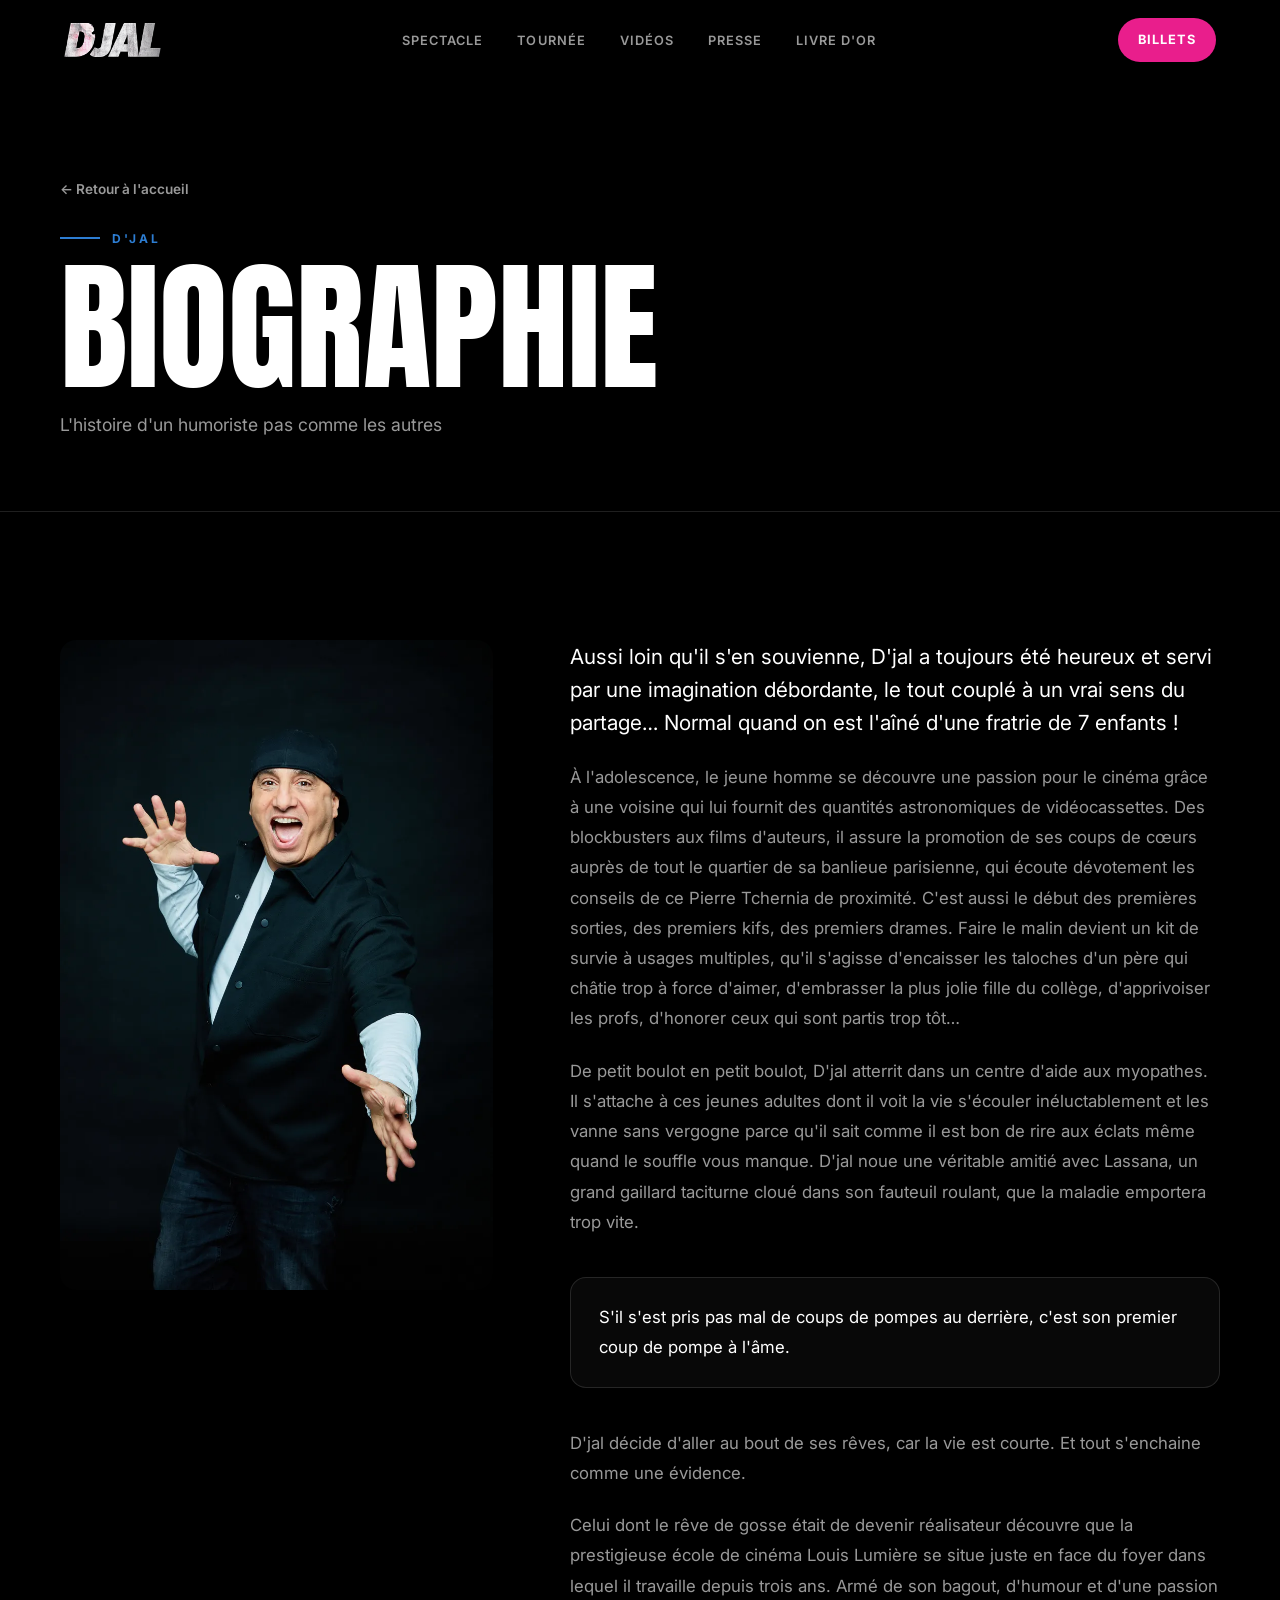
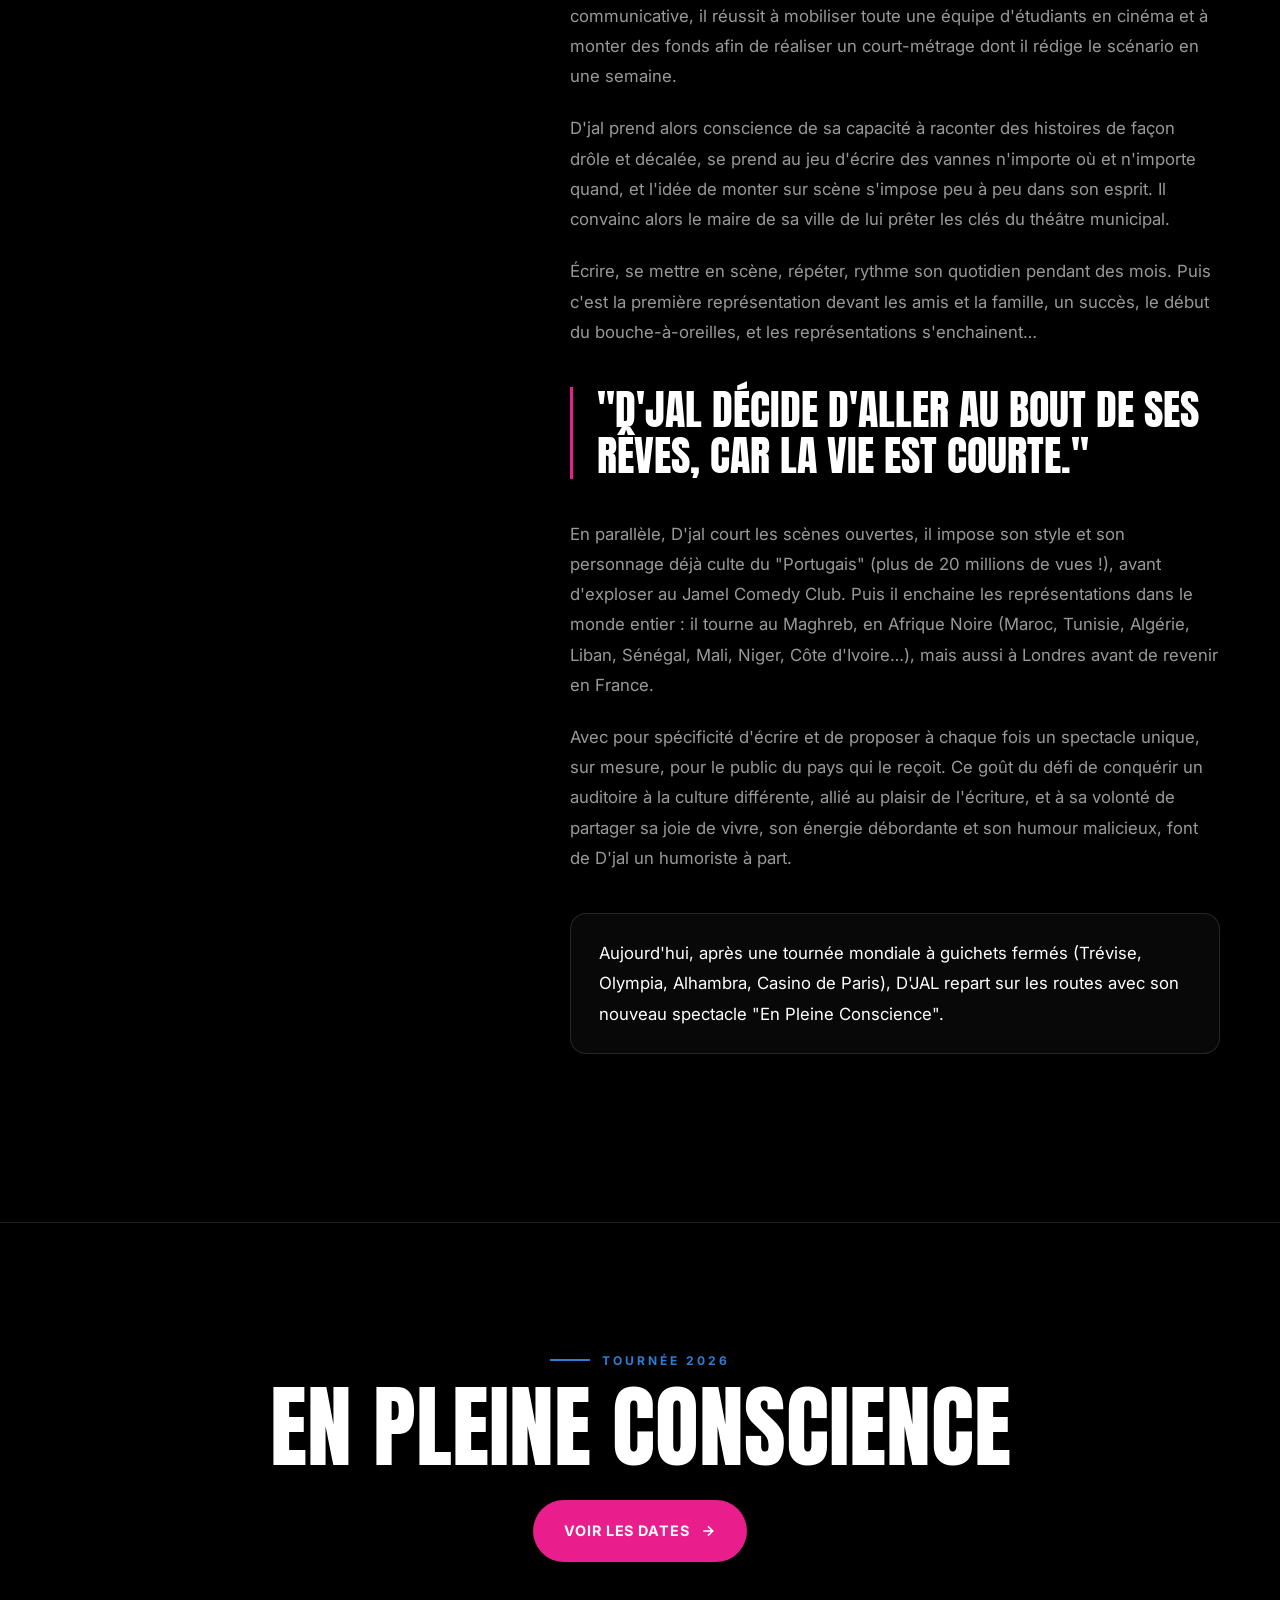
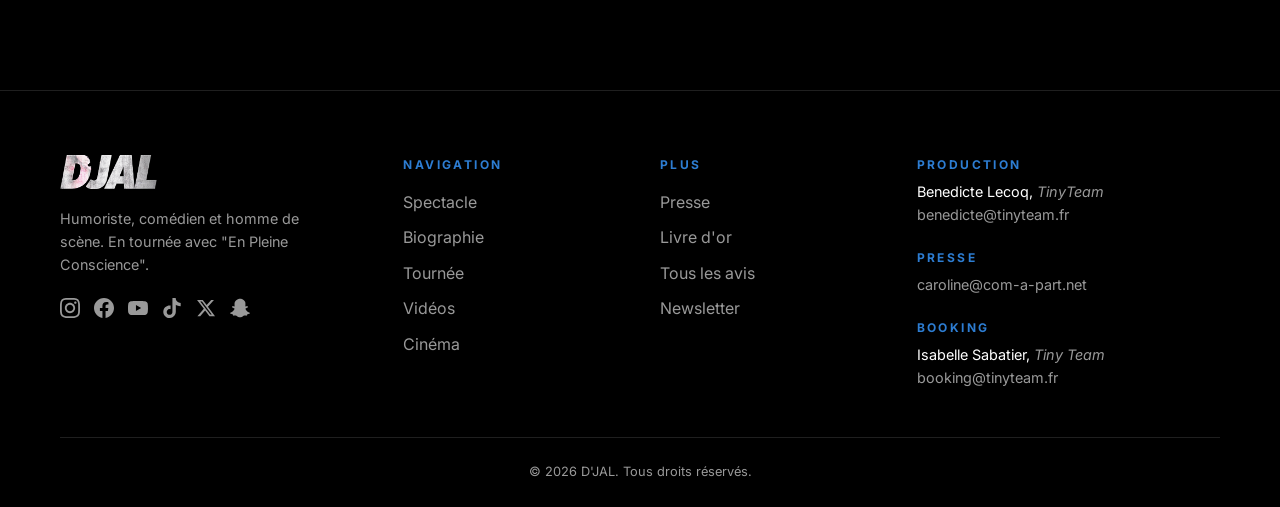
<file: biographie.html>
<!DOCTYPE html>
<html lang="fr">
<head>
    <meta charset="UTF-8">
    <meta name="viewport" content="width=device-width, initial-scale=1.0">
    <title>Biographie - D'JAL</title>
    <meta name="description" content="Découvrez l'histoire de D'JAL, humoriste au parcours unique et au talent reconnu.">

    <!-- Fonts -->
    <link rel="preconnect" href="https://fonts.googleapis.com">
    <link rel="preconnect" href="https://fonts.gstatic.com" crossorigin>
    <link href="https://fonts.googleapis.com/css2?family=Anton&family=Inter:wght@400;500;600;700&display=swap" rel="stylesheet">

    <!-- Styles -->
    <link rel="stylesheet" href="src/css/main.css">
</head>
<body>
    <!-- Icônes (sprite) -->
    <svg width="0" height="0" style="position:absolute" aria-hidden="true">
        <symbol id="i-instagram" viewBox="0 0 24 24"><path fill="currentColor" d="M12 2.163c3.204 0 3.584.012 4.85.07 3.252.148 4.771 1.691 4.919 4.919.058 1.265.069 1.645.069 4.849 0 3.205-.012 3.584-.069 4.849-.149 3.225-1.664 4.771-4.919 4.919-1.266.058-1.644.07-4.85.07-3.204 0-3.584-.012-4.849-.07-3.26-.149-4.771-1.699-4.919-4.92-.058-1.265-.07-1.644-.07-4.849 0-3.204.013-3.583.07-4.849.149-3.227 1.664-4.771 4.919-4.919 1.266-.057 1.645-.069 4.849-.069zm0-2.163c-3.259 0-3.667.014-4.947.072-4.358.2-6.78 2.618-6.98 6.98-.059 1.281-.073 1.689-.073 4.948 0 3.259.014 3.668.072 4.948.2 4.358 2.618 6.78 6.98 6.98 1.281.058 1.689.072 4.948.072 3.259 0 3.668-.014 4.948-.072 4.354-.2 6.782-2.618 6.979-6.98.059-1.28.073-1.689.073-4.948 0-3.259-.014-3.667-.072-4.947-.196-4.354-2.617-6.78-6.979-6.98-1.281-.059-1.69-.073-4.949-.073zm0 5.838c-3.403 0-6.162 2.759-6.162 6.162s2.759 6.163 6.162 6.163 6.162-2.759 6.162-6.163c0-3.403-2.759-6.162-6.162-6.162zm0 10.162c-2.209 0-4-1.79-4-4 0-2.209 1.791-4 4-4s4 1.791 4 4c0 2.21-1.791 4-4 4zm6.406-11.845c-.796 0-1.441.645-1.441 1.44s.645 1.44 1.441 1.44c.795 0 1.439-.645 1.439-1.44s-.644-1.44-1.439-1.44z"/></symbol>
        <symbol id="i-facebook" viewBox="0 0 24 24"><path fill="currentColor" d="M24 12.073c0-6.627-5.373-12-12-12s-12 5.373-12 12c0 5.99 4.388 10.954 10.125 11.854v-8.385H7.078v-3.47h3.047V9.43c0-3.007 1.792-4.669 4.533-4.669 1.312 0 2.686.235 2.686.235v2.953H15.83c-1.491 0-1.956.925-1.956 1.874v2.25h3.328l-.532 3.47h-2.796v8.385C19.612 23.027 24 18.062 24 12.073z"/></symbol>
        <symbol id="i-youtube" viewBox="0 0 24 24"><path fill="currentColor" d="M23.498 6.186a3.016 3.016 0 0 0-2.122-2.136C19.505 3.545 12 3.545 12 3.545s-7.505 0-9.377.505A3.017 3.017 0 0 0 .502 6.186C0 8.07 0 12 0 12s0 3.93.502 5.814a3.016 3.016 0 0 0 2.122 2.136c1.871.505 9.376.505 9.376.505s7.505 0 9.377-.505a3.015 3.015 0 0 0 2.122-2.136C24 15.93 24 12 24 12s0-3.93-.502-5.814zM9.545 15.568V8.432L15.818 12l-6.273 3.568z"/></symbol>
        <symbol id="i-tiktok" viewBox="0 0 24 24"><path fill="currentColor" d="M12.525.02c1.31-.02 2.61-.01 3.91-.02.08 1.53.63 3.09 1.75 4.17 1.12 1.11 2.7 1.62 4.24 1.79v4.03c-1.44-.05-2.89-.35-4.2-.97-.57-.26-1.1-.59-1.62-.93-.01 2.92.01 5.84-.02 8.75-.08 1.4-.54 2.79-1.35 3.94-1.31 1.92-3.58 3.17-5.91 3.21-1.43.08-2.86-.31-4.08-1.03-2.02-1.19-3.44-3.37-3.65-5.71-.02-.5-.03-1-.01-1.49.18-1.9 1.12-3.72 2.58-4.96 1.66-1.44 3.98-2.13 6.15-1.72.02 1.48-.04 2.96-.04 4.44-.99-.32-2.15-.23-3.02.37-.63.41-1.11 1.04-1.36 1.75-.21.51-.15 1.07-.14 1.61.24 1.64 1.82 3.02 3.5 2.87 1.12-.01 2.19-.66 2.77-1.61.19-.33.4-.67.41-1.06.1-1.79.06-3.57.07-5.36.01-4.03-.01-8.05.02-12.07z"/></symbol>
        <symbol id="i-x" viewBox="0 0 24 24"><path fill="currentColor" d="M18.244 2.25h3.308l-7.227 8.26 8.502 11.24H16.17l-5.214-6.817L4.99 21.75H1.68l7.73-8.835L1.254 2.25H8.08l4.713 6.231zm-1.161 17.52h1.833L7.084 4.126H5.117z"/></symbol>
        <symbol id="i-snapchat" viewBox="0 0 24 24"><path fill="currentColor" d="M12.206.793c.99 0 4.347.276 5.93 3.821.529 1.193.403 3.219.299 4.847l-.003.06c-.012.18-.022.345-.03.51.075.045.203.09.401.09.3-.016.659-.12 1.033-.301.165-.088.344-.104.464-.104.182 0 .359.029.509.09.45.149.734.479.734.838.015.449-.39.839-1.213 1.168-.089.029-.209.075-.344.119-.45.135-1.139.36-1.333.81-.09.224-.061.524.12.868l.015.015c.06.136 1.526 3.475 4.791 4.014.255.044.435.27.42.509 0 .075-.015.149-.045.225-.24.569-1.273.988-3.146 1.271-.059.091-.12.375-.164.57-.029.179-.074.36-.134.553-.076.271-.27.405-.555.405h-.03c-.135 0-.313-.031-.538-.074-.36-.075-.765-.135-1.273-.135-.3 0-.599.015-.913.074-.6.104-1.123.464-1.723.884-.853.599-1.826 1.288-3.294 1.288-.06 0-.119-.015-.18-.015h-.149c-1.468 0-2.427-.675-3.279-1.288-.599-.42-1.107-.779-1.707-.884-.314-.045-.629-.074-.928-.074-.54 0-.958.089-1.272.149-.211.043-.391.074-.54.074-.374 0-.523-.224-.583-.42-.061-.192-.09-.389-.135-.567-.046-.181-.105-.494-.166-.57-1.918-.222-2.95-.642-3.189-1.226-.031-.063-.052-.15-.055-.225-.015-.243.165-.465.42-.509 3.264-.54 4.73-3.879 4.791-4.02l.016-.029c.18-.345.224-.645.119-.869-.195-.434-.884-.658-1.332-.809-.121-.029-.24-.074-.346-.119-.809-.329-1.224-.72-1.227-1.153-.007-.359.282-.703.732-.852.135-.045.33-.074.494-.074.12 0 .313.03.479.104.37.166.729.271 1.048.286.181 0 .301-.044.391-.104l-.045-.509c-.104-1.629-.239-3.654.29-4.848C7.851 1.069 11.216.793 12.206.793z"/></symbol>
        <symbol id="i-arrow" viewBox="0 0 24 24"><path fill="none" stroke="currentColor" stroke-width="2.5" d="M5 12h14M12 5l7 7-7 7"/></symbol>
        <symbol id="i-play" viewBox="0 0 24 24"><path fill="currentColor" d="M8 5v14l11-7z"/></symbol>
        <symbol id="i-chevron-left" viewBox="0 0 24 24"><path fill="none" stroke="currentColor" stroke-width="2" d="M15 18l-6-6 6-6"/></symbol>
        <symbol id="i-chevron-right" viewBox="0 0 24 24"><path fill="none" stroke="currentColor" stroke-width="2" d="M9 18l6-6-6-6"/></symbol>
    </svg>

    <!-- ========================================
         NAVIGATION
    ======================================== -->
    <header class="nav-wrapper" id="nav-wrapper">
        <nav class="nav">
            <a href="index.html" class="nav-logo"><img src="src/assets/images/logo.png" alt="D'JAL"></a>
            <ul class="nav-menu">
                <li><a href="index.html#spectacle" class="nav-link">Spectacle</a></li>
                <li><a href="index.html#tournee" class="nav-link">Tournée</a></li>
                <li><a href="index.html#videos" class="nav-link">Vidéos</a></li>
                <li><a href="index.html#presse" class="nav-link">Presse</a></li>
                <li><a href="index.html#livredor" class="nav-link">Livre d'or</a></li>
            </ul>
            <div class="nav-right">
                <a href="index.html#tournee" class="nav-cta">Billets</a>
                <button class="nav-toggle" id="nav-toggle" aria-label="Menu" aria-expanded="false" aria-controls="nav-mobile">
                    <span></span><span></span><span></span>
                </button>
            </div>
        </nav>
    </header>

    <div class="nav-mobile" id="nav-mobile">
        <div class="nav-mobile-content">
            <a href="index.html#spectacle" class="nav-mobile-link">Spectacle</a>
            <a href="biographie.html" class="nav-mobile-link">Biographie</a>
            <a href="index.html#tournee" class="nav-mobile-link">Tournée</a>
            <a href="index.html#videos" class="nav-mobile-link">Vidéos</a>
            <a href="index.html#cinema" class="nav-mobile-link">Cinéma</a>
            <a href="index.html#presse" class="nav-mobile-link">Presse</a>
            <a href="index.html#livredor" class="nav-mobile-link">Livre d'or</a>
            <div class="nav-mobile-socials">
                <a href="https://www.instagram.com/djalcomedy/" target="_blank" rel="noopener" aria-label="Instagram"><svg><use href="#i-instagram"/></svg></a>
                <a href="https://www.facebook.com/djalcomedy/?locale=fr_FR" target="_blank" rel="noopener" aria-label="Facebook"><svg><use href="#i-facebook"/></svg></a>
                <a href="https://www.youtube.com/@DjalOfficiel7" target="_blank" rel="noopener" aria-label="YouTube"><svg><use href="#i-youtube"/></svg></a>
                <a href="https://www.tiktok.com/@djalcomedy" target="_blank" rel="noopener" aria-label="TikTok"><svg><use href="#i-tiktok"/></svg></a>
                <a href="https://x.com/djalcomedy" target="_blank" rel="noopener" aria-label="X"><svg><use href="#i-x"/></svg></a>
                <a href="https://www.snapchat.com/add/djalcomedy" target="_blank" rel="noopener" aria-label="Snapchat"><svg><use href="#i-snapchat"/></svg></a>
            </div>
            <a href="index.html#tournee" class="btn btn-primary nav-mobile-cta">Billets</a>
        </div>
    </div>

    <main>
        <section class="page-header">
            <div class="container">
                <a href="index.html" class="back-link">← Retour à l'accueil</a>
                <span class="section-tag">D'JAL</span>
                <h1 class="page-title">Biographie</h1>
                <p class="page-subtitle">L'histoire d'un humoriste pas comme les autres</p>
            </div>
        </section>

        <section class="section">
            <div class="container bio-grid">
                <div class="bio-portrait reveal">
                    <img src="src/assets/images/djal-portrait.webp" alt="D'JAL">
                </div>
                <div class="bio-text">
                    <p class="bio-intro">Aussi loin qu'il s'en souvienne, D'jal a toujours été heureux et servi par une imagination débordante, le tout couplé à un vrai sens du partage… Normal quand on est l'aîné d'une fratrie de 7 enfants !</p>

                        <p>À l'adolescence, le jeune homme se découvre une passion pour le cinéma grâce à une voisine qui lui fournit des quantités astronomiques de vidéocassettes. Des blockbusters aux films d'auteurs, il assure la promotion de ses coups de cœurs auprès de tout le quartier de sa banlieue parisienne, qui écoute dévotement les conseils de ce Pierre Tchernia de proximité. C'est aussi le début des premières sorties, des premiers kifs, des premiers drames. Faire le malin devient un kit de survie à usages multiples, qu'il s'agisse d'encaisser les taloches d'un père qui châtie trop à force d'aimer, d'embrasser la plus jolie fille du collège, d'apprivoiser les profs, d'honorer ceux qui sont partis trop tôt…</p>

                        <p>De petit boulot en petit boulot, D'jal atterrit dans un centre d'aide aux myopathes. Il s'attache à ces jeunes adultes dont il voit la vie s'écouler inéluctablement et les vanne sans vergogne parce qu'il sait comme il est bon de rire aux éclats même quand le souffle vous manque. D'jal noue une véritable amitié avec Lassana, un grand gaillard taciturne cloué dans son fauteuil roulant, que la maladie emportera trop vite.</p>

                        <div class="bio-highlight">
                            <p>S'il s'est pris pas mal de coups de pompes au derrière, c'est son premier coup de pompe à l'âme.</p>
                        </div>

                        <p>D'jal décide d'aller au bout de ses rêves, car la vie est courte. Et tout s'enchaine comme une évidence.</p>

                        <p>Celui dont le rêve de gosse était de devenir réalisateur découvre que la prestigieuse école de cinéma Louis Lumière se situe juste en face du foyer dans lequel il travaille depuis trois ans. Armé de son bagout, d'humour et d'une passion communicative, il réussit à mobiliser toute une équipe d'étudiants en cinéma et à monter des fonds afin de réaliser un court-métrage dont il rédige le scénario en une semaine.</p>

                        <p>D'jal prend alors conscience de sa capacité à raconter des histoires de façon drôle et décalée, se prend au jeu d'écrire des vannes n'importe où et n'importe quand, et l'idée de monter sur scène s'impose peu à peu dans son esprit. Il convainc alors le maire de sa ville de lui prêter les clés du théâtre municipal.</p>

                        <p>Écrire, se mettre en scène, répéter, rythme son quotidien pendant des mois. Puis c'est la première représentation devant les amis et la famille, un succès, le début du bouche-à-oreilles, et les représentations s'enchainent…</p>

                        <blockquote class="bio-quote">
                            <p>"D'jal décide d'aller au bout de ses rêves, car la vie est courte."</p>
                        </blockquote>

                        <p>En parallèle, D'jal court les scènes ouvertes, il impose son style et son personnage déjà culte du "Portugais" (plus de 20 millions de vues !), avant d'exploser au Jamel Comedy Club. Puis il enchaine les représentations dans le monde entier : il tourne au Maghreb, en Afrique Noire (Maroc, Tunisie, Algérie, Liban, Sénégal, Mali, Niger, Côte d'Ivoire…), mais aussi à Londres avant de revenir en France.</p>

                        <p>Avec pour spécificité d'écrire et de proposer à chaque fois un spectacle unique, sur mesure, pour le public du pays qui le reçoit. Ce goût du défi de conquérir un auditoire à la culture différente, allié au plaisir de l'écriture, et à sa volonté de partager sa joie de vivre, son énergie débordante et son humour malicieux, font de D'jal un humoriste à part.</p>

                        <div class="bio-highlight">
                            <p>Aujourd'hui, après une tournée mondiale à guichets fermés (Trévise, Olympia, Alhambra, Casino de Paris), D'JAL repart sur les routes avec son nouveau spectacle "En Pleine Conscience".</p>
                        </div>
                </div>
            </div>
        </section>

        <!-- Appel vers la tournée -->
        <section class="section page-cta">
            <div class="container reveal">
                <span class="section-tag">Tournée 2026</span>
                <h2 class="section-title">En pleine conscience</h2>
                <a href="index.html#tournee" class="btn btn-primary">Voir les dates <svg><use href="#i-arrow"/></svg></a>
            </div>
        </section>
    </main>

    <!-- ========================================
         FOOTER
    ======================================== -->
    <footer class="footer">
        <div class="container">
            <div class="footer-main">
                <div class="footer-brand">
                    <a href="index.html" class="footer-logo"><img src="src/assets/images/logo.png" alt="D'JAL"></a>
                    <p class="footer-tagline">Humoriste, comédien et homme de scène. En tournée avec "En Pleine Conscience".</p>
                    <div class="footer-socials">
                        <a href="https://www.instagram.com/djalcomedy/" target="_blank" rel="noopener" aria-label="Instagram"><svg><use href="#i-instagram"/></svg></a>
                        <a href="https://www.facebook.com/djalcomedy/?locale=fr_FR" target="_blank" rel="noopener" aria-label="Facebook"><svg><use href="#i-facebook"/></svg></a>
                        <a href="https://www.youtube.com/@DjalOfficiel7" target="_blank" rel="noopener" aria-label="YouTube"><svg><use href="#i-youtube"/></svg></a>
                        <a href="https://www.tiktok.com/@djalcomedy" target="_blank" rel="noopener" aria-label="TikTok"><svg><use href="#i-tiktok"/></svg></a>
                        <a href="https://x.com/djalcomedy" target="_blank" rel="noopener" aria-label="X"><svg><use href="#i-x"/></svg></a>
                        <a href="https://www.snapchat.com/add/djalcomedy" target="_blank" rel="noopener" aria-label="Snapchat"><svg><use href="#i-snapchat"/></svg></a>
                    </div>
                </div>
                <div class="footer-nav-group">
                    <h4>Navigation</h4>
                    <ul>
                        <li><a href="index.html#spectacle">Spectacle</a></li>
                        <li><a href="biographie.html">Biographie</a></li>
                        <li><a href="index.html#tournee">Tournée</a></li>
                        <li><a href="index.html#videos">Vidéos</a></li>
                        <li><a href="index.html#cinema">Cinéma</a></li>
                    </ul>
                </div>
                <div class="footer-nav-group">
                    <h4>Plus</h4>
                    <ul>
                        <li><a href="index.html#presse">Presse</a></li>
                        <li><a href="index.html#livredor">Livre d'or</a></li>
                        <li><a href="livredor.html">Tous les avis</a></li>
                        <li><a href="index.html#communaute">Newsletter</a></li>
                    </ul>
                </div>
                <div class="footer-contact">
                    <div class="footer-contact-item">
                        <h4>Production</h4>
                        <p>Benedicte Lecoq, <em>TinyTeam</em></p>
                        <a href="mailto:benedicte@tinyteam.fr">benedicte@tinyteam.fr</a>
                    </div>
                    <div class="footer-contact-item">
                        <h4>Presse</h4>
                        <a href="mailto:caroline@com-a-part.net">caroline@com-a-part.net</a>
                    </div>
                    <div class="footer-contact-item">
                        <h4>Booking</h4>
                        <p>Isabelle Sabatier, <em>Tiny Team</em></p>
                        <a href="mailto:booking@tinyteam.fr">booking@tinyteam.fr</a>
                    </div>
                </div>
            </div>
            <div class="footer-bottom">
                <p>&copy; 2026 D'JAL. Tous droits réservés.</p>
            </div>
        </div>
    </footer>

    <!-- Scripts -->
    <script src="src/js/common.js"></script>
</body>
</html>
</file>
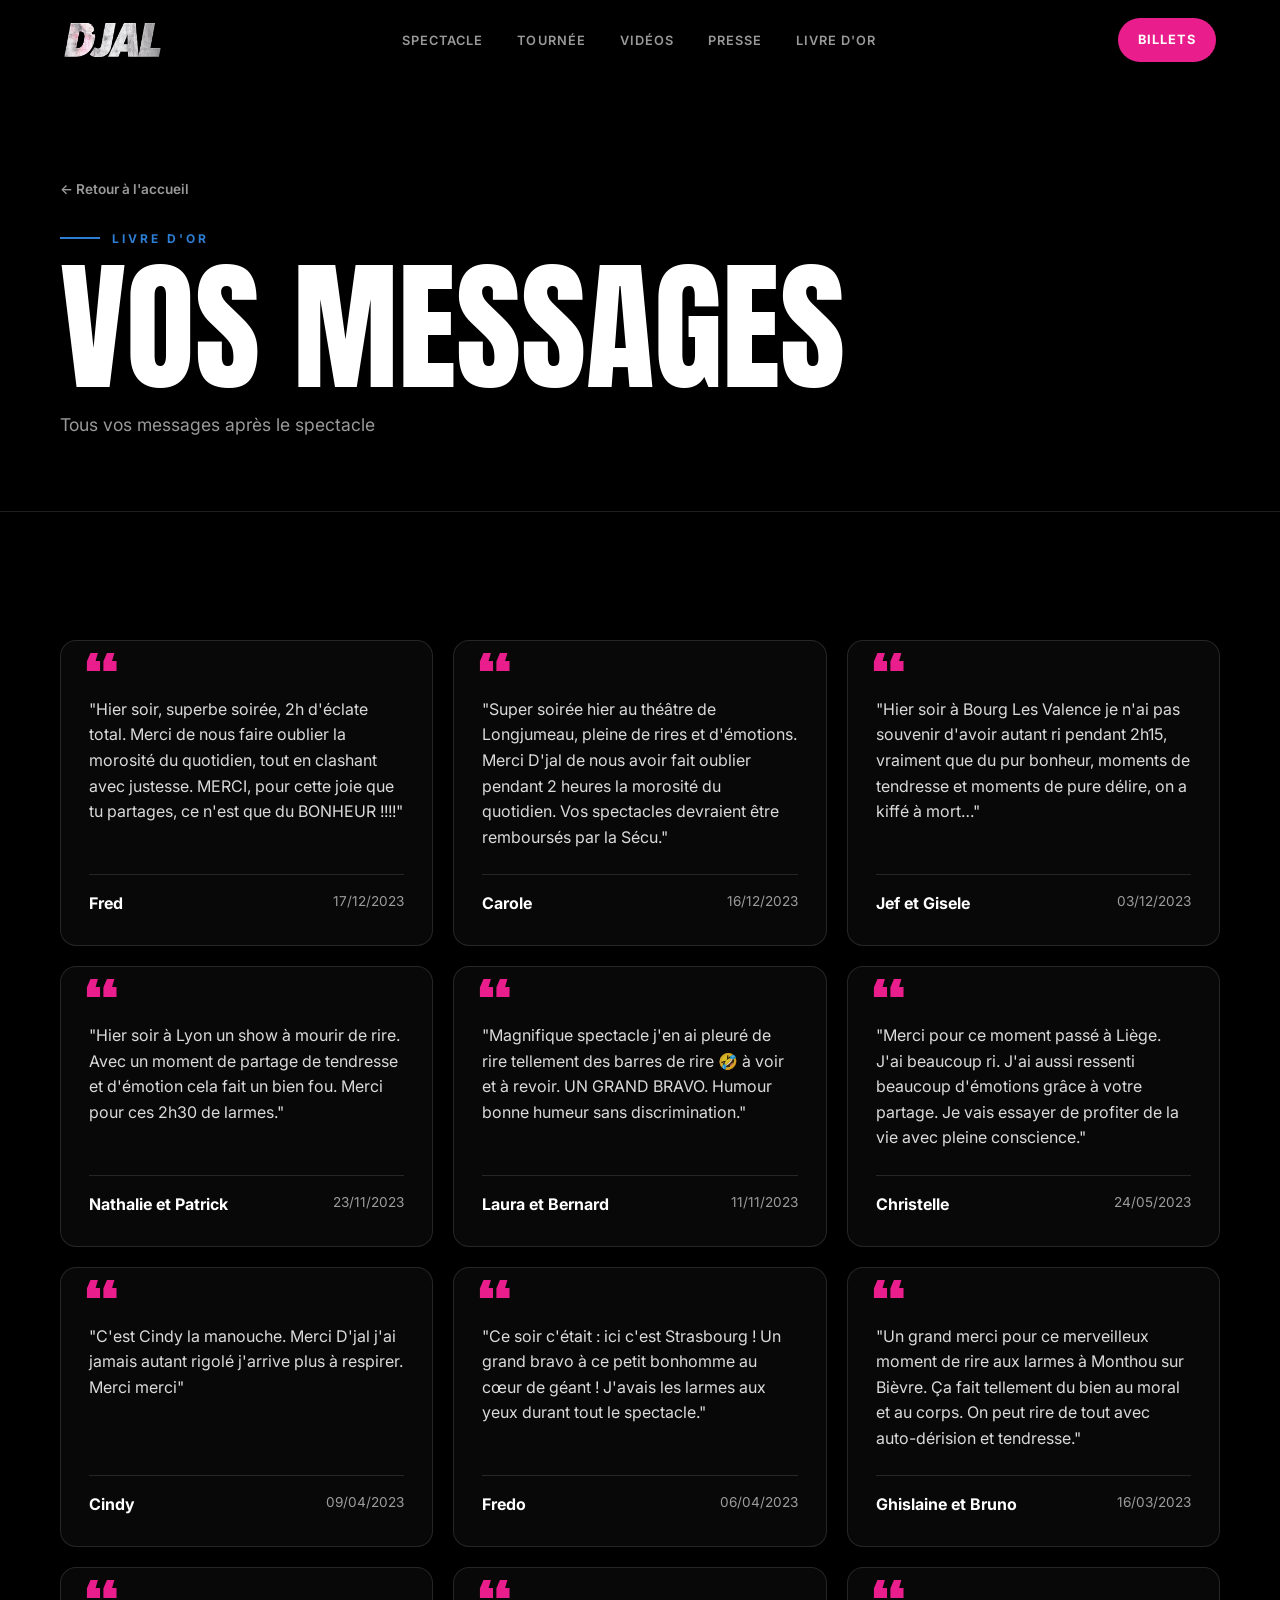
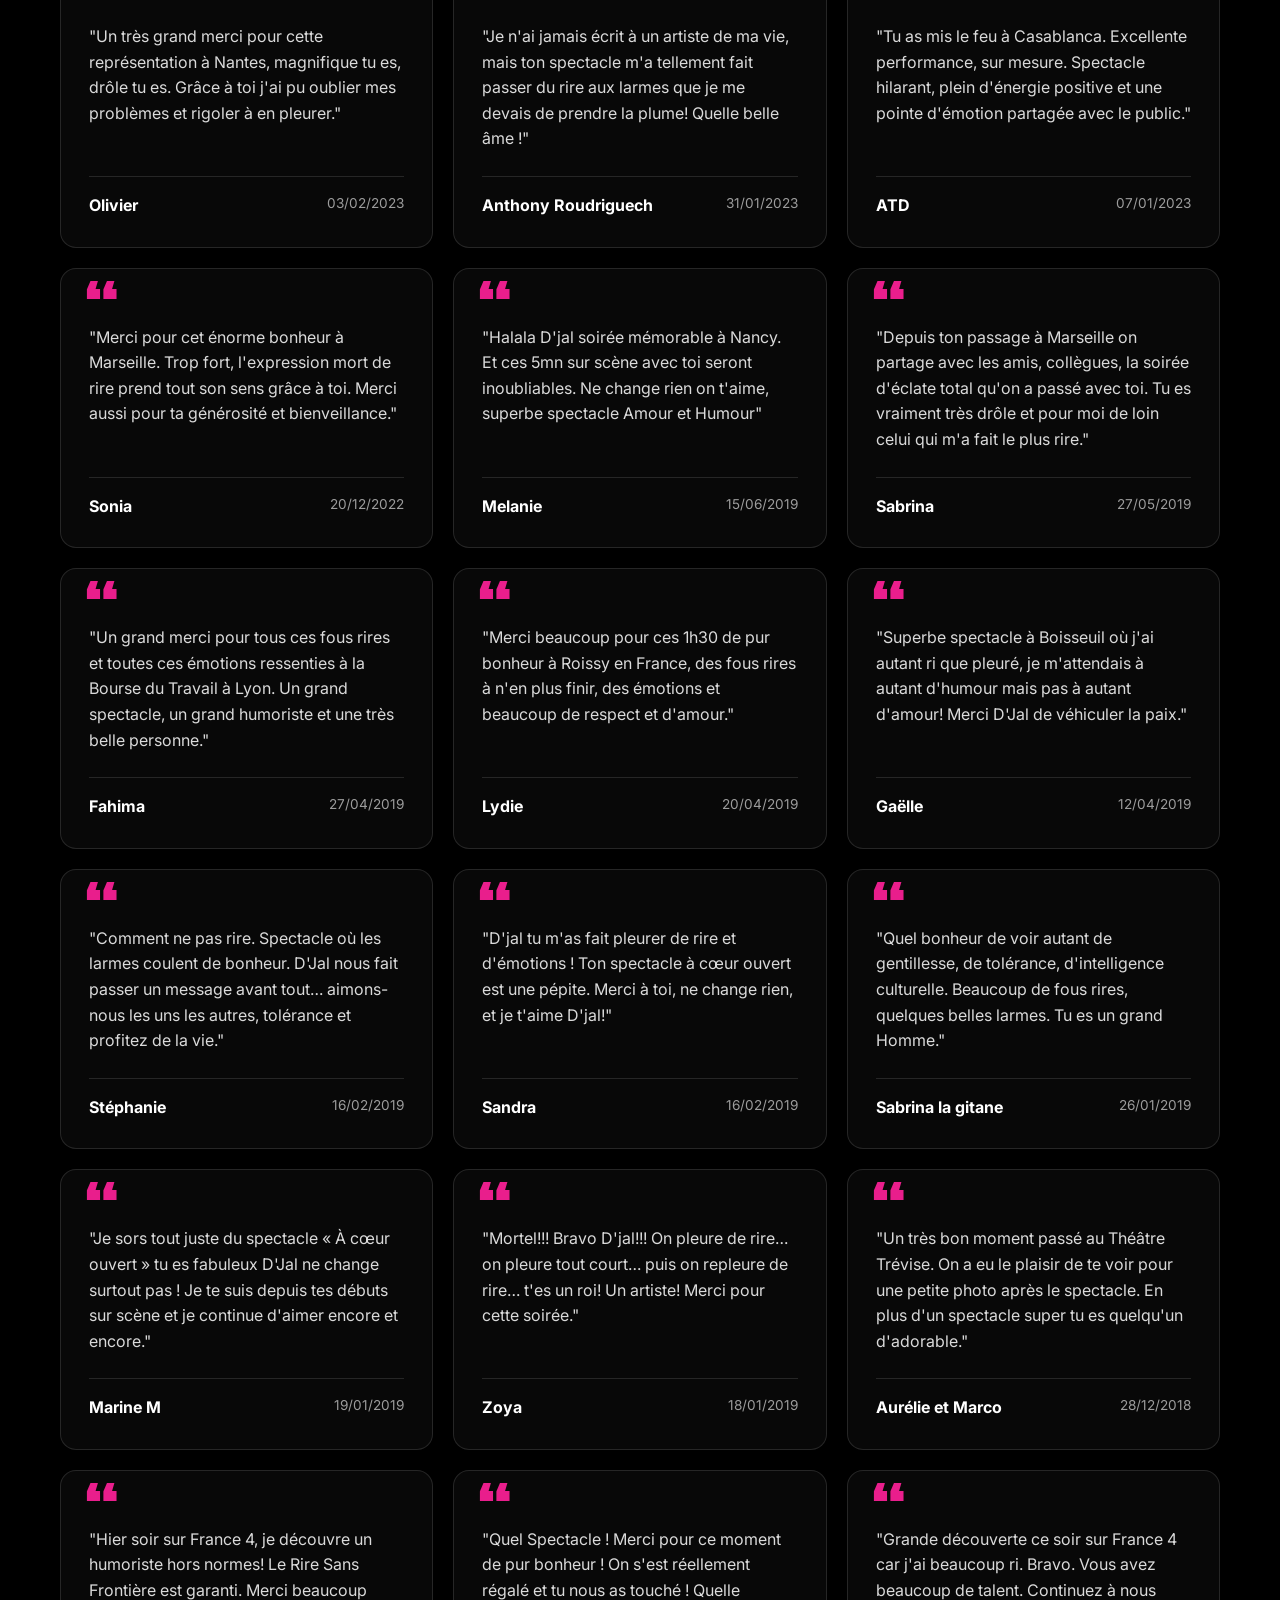
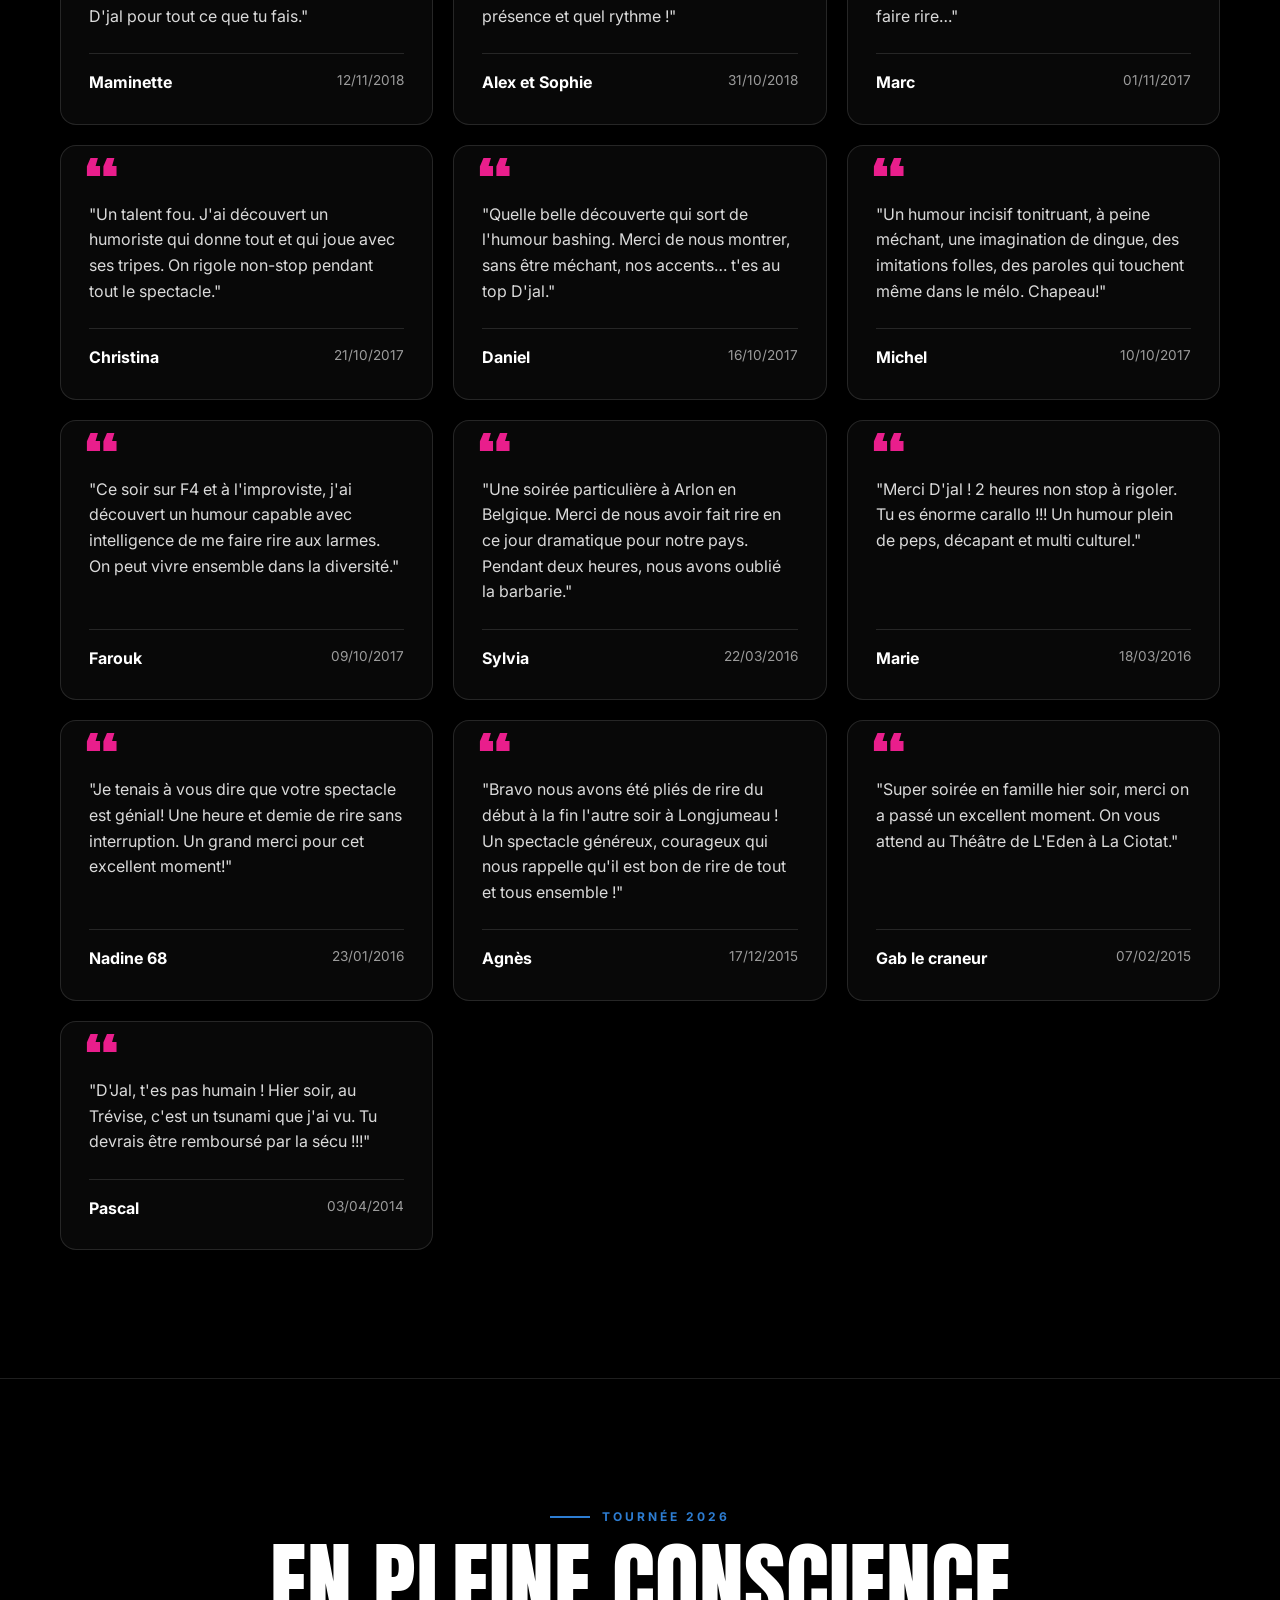
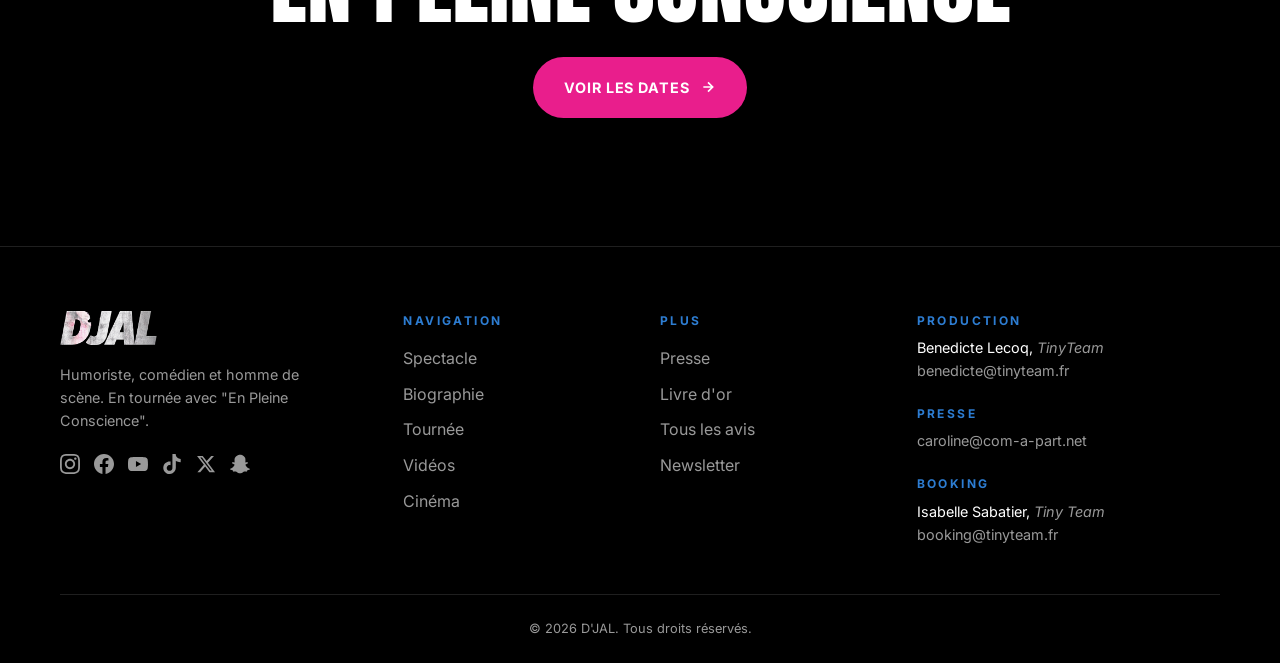
<file: livredor.html>
<!DOCTYPE html>
<html lang="fr">
<head>
    <meta charset="UTF-8">
    <meta name="viewport" content="width=device-width, initial-scale=1.0">
    <title>Livre d'or - D'JAL</title>
    <meta name="description" content="Tous les messages des spectateurs de D'JAL">

    <!-- Fonts -->
    <link rel="preconnect" href="https://fonts.googleapis.com">
    <link rel="preconnect" href="https://fonts.gstatic.com" crossorigin>
    <link href="https://fonts.googleapis.com/css2?family=Anton&family=Inter:wght@400;500;600;700&display=swap" rel="stylesheet">

    <!-- Styles -->
    <link rel="stylesheet" href="src/css/main.css">
</head>
<body>
    <!-- Icônes (sprite) -->
    <svg width="0" height="0" style="position:absolute" aria-hidden="true">
        <symbol id="i-instagram" viewBox="0 0 24 24"><path fill="currentColor" d="M12 2.163c3.204 0 3.584.012 4.85.07 3.252.148 4.771 1.691 4.919 4.919.058 1.265.069 1.645.069 4.849 0 3.205-.012 3.584-.069 4.849-.149 3.225-1.664 4.771-4.919 4.919-1.266.058-1.644.07-4.85.07-3.204 0-3.584-.012-4.849-.07-3.26-.149-4.771-1.699-4.919-4.92-.058-1.265-.07-1.644-.07-4.849 0-3.204.013-3.583.07-4.849.149-3.227 1.664-4.771 4.919-4.919 1.266-.057 1.645-.069 4.849-.069zm0-2.163c-3.259 0-3.667.014-4.947.072-4.358.2-6.78 2.618-6.98 6.98-.059 1.281-.073 1.689-.073 4.948 0 3.259.014 3.668.072 4.948.2 4.358 2.618 6.78 6.98 6.98 1.281.058 1.689.072 4.948.072 3.259 0 3.668-.014 4.948-.072 4.354-.2 6.782-2.618 6.979-6.98.059-1.28.073-1.689.073-4.948 0-3.259-.014-3.667-.072-4.947-.196-4.354-2.617-6.78-6.979-6.98-1.281-.059-1.69-.073-4.949-.073zm0 5.838c-3.403 0-6.162 2.759-6.162 6.162s2.759 6.163 6.162 6.163 6.162-2.759 6.162-6.163c0-3.403-2.759-6.162-6.162-6.162zm0 10.162c-2.209 0-4-1.79-4-4 0-2.209 1.791-4 4-4s4 1.791 4 4c0 2.21-1.791 4-4 4zm6.406-11.845c-.796 0-1.441.645-1.441 1.44s.645 1.44 1.441 1.44c.795 0 1.439-.645 1.439-1.44s-.644-1.44-1.439-1.44z"/></symbol>
        <symbol id="i-facebook" viewBox="0 0 24 24"><path fill="currentColor" d="M24 12.073c0-6.627-5.373-12-12-12s-12 5.373-12 12c0 5.99 4.388 10.954 10.125 11.854v-8.385H7.078v-3.47h3.047V9.43c0-3.007 1.792-4.669 4.533-4.669 1.312 0 2.686.235 2.686.235v2.953H15.83c-1.491 0-1.956.925-1.956 1.874v2.25h3.328l-.532 3.47h-2.796v8.385C19.612 23.027 24 18.062 24 12.073z"/></symbol>
        <symbol id="i-youtube" viewBox="0 0 24 24"><path fill="currentColor" d="M23.498 6.186a3.016 3.016 0 0 0-2.122-2.136C19.505 3.545 12 3.545 12 3.545s-7.505 0-9.377.505A3.017 3.017 0 0 0 .502 6.186C0 8.07 0 12 0 12s0 3.93.502 5.814a3.016 3.016 0 0 0 2.122 2.136c1.871.505 9.376.505 9.376.505s7.505 0 9.377-.505a3.015 3.015 0 0 0 2.122-2.136C24 15.93 24 12 24 12s0-3.93-.502-5.814zM9.545 15.568V8.432L15.818 12l-6.273 3.568z"/></symbol>
        <symbol id="i-tiktok" viewBox="0 0 24 24"><path fill="currentColor" d="M12.525.02c1.31-.02 2.61-.01 3.91-.02.08 1.53.63 3.09 1.75 4.17 1.12 1.11 2.7 1.62 4.24 1.79v4.03c-1.44-.05-2.89-.35-4.2-.97-.57-.26-1.1-.59-1.62-.93-.01 2.92.01 5.84-.02 8.75-.08 1.4-.54 2.79-1.35 3.94-1.31 1.92-3.58 3.17-5.91 3.21-1.43.08-2.86-.31-4.08-1.03-2.02-1.19-3.44-3.37-3.65-5.71-.02-.5-.03-1-.01-1.49.18-1.9 1.12-3.72 2.58-4.96 1.66-1.44 3.98-2.13 6.15-1.72.02 1.48-.04 2.96-.04 4.44-.99-.32-2.15-.23-3.02.37-.63.41-1.11 1.04-1.36 1.75-.21.51-.15 1.07-.14 1.61.24 1.64 1.82 3.02 3.5 2.87 1.12-.01 2.19-.66 2.77-1.61.19-.33.4-.67.41-1.06.1-1.79.06-3.57.07-5.36.01-4.03-.01-8.05.02-12.07z"/></symbol>
        <symbol id="i-x" viewBox="0 0 24 24"><path fill="currentColor" d="M18.244 2.25h3.308l-7.227 8.26 8.502 11.24H16.17l-5.214-6.817L4.99 21.75H1.68l7.73-8.835L1.254 2.25H8.08l4.713 6.231zm-1.161 17.52h1.833L7.084 4.126H5.117z"/></symbol>
        <symbol id="i-snapchat" viewBox="0 0 24 24"><path fill="currentColor" d="M12.206.793c.99 0 4.347.276 5.93 3.821.529 1.193.403 3.219.299 4.847l-.003.06c-.012.18-.022.345-.03.51.075.045.203.09.401.09.3-.016.659-.12 1.033-.301.165-.088.344-.104.464-.104.182 0 .359.029.509.09.45.149.734.479.734.838.015.449-.39.839-1.213 1.168-.089.029-.209.075-.344.119-.45.135-1.139.36-1.333.81-.09.224-.061.524.12.868l.015.015c.06.136 1.526 3.475 4.791 4.014.255.044.435.27.42.509 0 .075-.015.149-.045.225-.24.569-1.273.988-3.146 1.271-.059.091-.12.375-.164.57-.029.179-.074.36-.134.553-.076.271-.27.405-.555.405h-.03c-.135 0-.313-.031-.538-.074-.36-.075-.765-.135-1.273-.135-.3 0-.599.015-.913.074-.6.104-1.123.464-1.723.884-.853.599-1.826 1.288-3.294 1.288-.06 0-.119-.015-.18-.015h-.149c-1.468 0-2.427-.675-3.279-1.288-.599-.42-1.107-.779-1.707-.884-.314-.045-.629-.074-.928-.074-.54 0-.958.089-1.272.149-.211.043-.391.074-.54.074-.374 0-.523-.224-.583-.42-.061-.192-.09-.389-.135-.567-.046-.181-.105-.494-.166-.57-1.918-.222-2.95-.642-3.189-1.226-.031-.063-.052-.15-.055-.225-.015-.243.165-.465.42-.509 3.264-.54 4.73-3.879 4.791-4.02l.016-.029c.18-.345.224-.645.119-.869-.195-.434-.884-.658-1.332-.809-.121-.029-.24-.074-.346-.119-.809-.329-1.224-.72-1.227-1.153-.007-.359.282-.703.732-.852.135-.045.33-.074.494-.074.12 0 .313.03.479.104.37.166.729.271 1.048.286.181 0 .301-.044.391-.104l-.045-.509c-.104-1.629-.239-3.654.29-4.848C7.851 1.069 11.216.793 12.206.793z"/></symbol>
        <symbol id="i-arrow" viewBox="0 0 24 24"><path fill="none" stroke="currentColor" stroke-width="2.5" d="M5 12h14M12 5l7 7-7 7"/></symbol>
        <symbol id="i-play" viewBox="0 0 24 24"><path fill="currentColor" d="M8 5v14l11-7z"/></symbol>
        <symbol id="i-chevron-left" viewBox="0 0 24 24"><path fill="none" stroke="currentColor" stroke-width="2" d="M15 18l-6-6 6-6"/></symbol>
        <symbol id="i-chevron-right" viewBox="0 0 24 24"><path fill="none" stroke="currentColor" stroke-width="2" d="M9 18l6-6-6-6"/></symbol>
    </svg>

    <!-- ========================================
         NAVIGATION
    ======================================== -->
    <header class="nav-wrapper" id="nav-wrapper">
        <nav class="nav">
            <a href="index.html" class="nav-logo"><img src="src/assets/images/logo.png" alt="D'JAL"></a>
            <ul class="nav-menu">
                <li><a href="index.html#spectacle" class="nav-link">Spectacle</a></li>
                <li><a href="index.html#tournee" class="nav-link">Tournée</a></li>
                <li><a href="index.html#videos" class="nav-link">Vidéos</a></li>
                <li><a href="index.html#presse" class="nav-link">Presse</a></li>
                <li><a href="index.html#livredor" class="nav-link">Livre d'or</a></li>
            </ul>
            <div class="nav-right">
                <a href="index.html#tournee" class="nav-cta">Billets</a>
                <button class="nav-toggle" id="nav-toggle" aria-label="Menu" aria-expanded="false" aria-controls="nav-mobile">
                    <span></span><span></span><span></span>
                </button>
            </div>
        </nav>
    </header>

    <div class="nav-mobile" id="nav-mobile">
        <div class="nav-mobile-content">
            <a href="index.html#spectacle" class="nav-mobile-link">Spectacle</a>
            <a href="biographie.html" class="nav-mobile-link">Biographie</a>
            <a href="index.html#tournee" class="nav-mobile-link">Tournée</a>
            <a href="index.html#videos" class="nav-mobile-link">Vidéos</a>
            <a href="index.html#cinema" class="nav-mobile-link">Cinéma</a>
            <a href="index.html#presse" class="nav-mobile-link">Presse</a>
            <a href="index.html#livredor" class="nav-mobile-link">Livre d'or</a>
            <div class="nav-mobile-socials">
                <a href="https://www.instagram.com/djalcomedy/" target="_blank" rel="noopener" aria-label="Instagram"><svg><use href="#i-instagram"/></svg></a>
                <a href="https://www.facebook.com/djalcomedy/?locale=fr_FR" target="_blank" rel="noopener" aria-label="Facebook"><svg><use href="#i-facebook"/></svg></a>
                <a href="https://www.youtube.com/@DjalOfficiel7" target="_blank" rel="noopener" aria-label="YouTube"><svg><use href="#i-youtube"/></svg></a>
                <a href="https://www.tiktok.com/@djalcomedy" target="_blank" rel="noopener" aria-label="TikTok"><svg><use href="#i-tiktok"/></svg></a>
                <a href="https://x.com/djalcomedy" target="_blank" rel="noopener" aria-label="X"><svg><use href="#i-x"/></svg></a>
                <a href="https://www.snapchat.com/add/djalcomedy" target="_blank" rel="noopener" aria-label="Snapchat"><svg><use href="#i-snapchat"/></svg></a>
            </div>
            <a href="index.html#tournee" class="btn btn-primary nav-mobile-cta">Billets</a>
        </div>
    </div>

    <main>
        <section class="page-header">
            <div class="container">
                <a href="index.html" class="back-link">← Retour à l'accueil</a>
                <span class="section-tag">Livre d'or</span>
                <h1 class="page-title">Vos messages</h1>
                <p class="page-subtitle">Tous vos messages après le spectacle</p>
            </div>
        </section>

        <section class="section">
            <div class="container">
                <div class="livredor-grid">
                    <div class="livredor-item reveal">
                        <p class="livredor-text">"Hier soir, superbe soirée, 2h d'éclate total. Merci de nous faire oublier la morosité du quotidien, tout en clashant avec justesse. MERCI, pour cette joie que tu partages, ce n'est que du BONHEUR !!!!"</p>
                        <div class="livredor-author"><span class="livredor-name">Fred</span><span class="livredor-date">17/12/2023</span></div>
                    </div>
                    <div class="livredor-item reveal">
                        <p class="livredor-text">"Super soirée hier au théâtre de Longjumeau, pleine de rires et d'émotions. Merci D'jal de nous avoir fait oublier pendant 2 heures la morosité du quotidien. Vos spectacles devraient être remboursés par la Sécu."</p>
                        <div class="livredor-author"><span class="livredor-name">Carole</span><span class="livredor-date">16/12/2023</span></div>
                    </div>
                    <div class="livredor-item reveal">
                        <p class="livredor-text">"Hier soir à Bourg Les Valence je n'ai pas souvenir d'avoir autant ri pendant 2h15, vraiment que du pur bonheur, moments de tendresse et moments de pure délire, on a kiffé à mort…"</p>
                        <div class="livredor-author"><span class="livredor-name">Jef et Gisele</span><span class="livredor-date">03/12/2023</span></div>
                    </div>
                    <div class="livredor-item reveal">
                        <p class="livredor-text">"Hier soir à Lyon un show à mourir de rire. Avec un moment de partage de tendresse et d'émotion cela fait un bien fou. Merci pour ces 2h30 de larmes."</p>
                        <div class="livredor-author"><span class="livredor-name">Nathalie et Patrick</span><span class="livredor-date">23/11/2023</span></div>
                    </div>
                    <div class="livredor-item reveal">
                        <p class="livredor-text">"Magnifique spectacle j'en ai pleuré de rire tellement des barres de rire 🤣 à voir et à revoir. UN GRAND BRAVO. Humour bonne humeur sans discrimination."</p>
                        <div class="livredor-author"><span class="livredor-name">Laura et Bernard</span><span class="livredor-date">11/11/2023</span></div>
                    </div>
                    <div class="livredor-item reveal">
                        <p class="livredor-text">"Merci pour ce moment passé à Liège. J'ai beaucoup ri. J'ai aussi ressenti beaucoup d'émotions grâce à votre partage. Je vais essayer de profiter de la vie avec pleine conscience."</p>
                        <div class="livredor-author"><span class="livredor-name">Christelle</span><span class="livredor-date">24/05/2023</span></div>
                    </div>
                    <div class="livredor-item reveal">
                        <p class="livredor-text">"C'est Cindy la manouche. Merci D'jal j'ai jamais autant rigolé j'arrive plus à respirer. Merci merci"</p>
                        <div class="livredor-author"><span class="livredor-name">Cindy</span><span class="livredor-date">09/04/2023</span></div>
                    </div>
                    <div class="livredor-item reveal">
                        <p class="livredor-text">"Ce soir c'était : ici c'est Strasbourg ! Un grand bravo à ce petit bonhomme au cœur de géant ! J'avais les larmes aux yeux durant tout le spectacle."</p>
                        <div class="livredor-author"><span class="livredor-name">Fredo</span><span class="livredor-date">06/04/2023</span></div>
                    </div>
                    <div class="livredor-item reveal">
                        <p class="livredor-text">"Un grand merci pour ce merveilleux moment de rire aux larmes à Monthou sur Bièvre. Ça fait tellement du bien au moral et au corps. On peut rire de tout avec auto-dérision et tendresse."</p>
                        <div class="livredor-author"><span class="livredor-name">Ghislaine et Bruno</span><span class="livredor-date">16/03/2023</span></div>
                    </div>
                    <div class="livredor-item reveal">
                        <p class="livredor-text">"Un très grand merci pour cette représentation à Nantes, magnifique tu es, drôle tu es. Grâce à toi j'ai pu oublier mes problèmes et rigoler à en pleurer."</p>
                        <div class="livredor-author"><span class="livredor-name">Olivier</span><span class="livredor-date">03/02/2023</span></div>
                    </div>
                    <div class="livredor-item reveal">
                        <p class="livredor-text">"Je n'ai jamais écrit à un artiste de ma vie, mais ton spectacle m'a tellement fait passer du rire aux larmes que je me devais de prendre la plume! Quelle belle âme !"</p>
                        <div class="livredor-author"><span class="livredor-name">Anthony Roudriguech</span><span class="livredor-date">31/01/2023</span></div>
                    </div>
                    <div class="livredor-item reveal">
                        <p class="livredor-text">"Tu as mis le feu à Casablanca. Excellente performance, sur mesure. Spectacle hilarant, plein d'énergie positive et une pointe d'émotion partagée avec le public."</p>
                        <div class="livredor-author"><span class="livredor-name">ATD</span><span class="livredor-date">07/01/2023</span></div>
                    </div>
                    <div class="livredor-item reveal">
                        <p class="livredor-text">"Merci pour cet énorme bonheur à Marseille. Trop fort, l'expression mort de rire prend tout son sens grâce à toi. Merci aussi pour ta générosité et bienveillance."</p>
                        <div class="livredor-author"><span class="livredor-name">Sonia</span><span class="livredor-date">20/12/2022</span></div>
                    </div>
                    <div class="livredor-item reveal">
                        <p class="livredor-text">"Halala D'jal soirée mémorable à Nancy. Et ces 5mn sur scène avec toi seront inoubliables. Ne change rien on t'aime, superbe spectacle Amour et Humour"</p>
                        <div class="livredor-author"><span class="livredor-name">Melanie</span><span class="livredor-date">15/06/2019</span></div>
                    </div>
                    <div class="livredor-item reveal">
                        <p class="livredor-text">"Depuis ton passage à Marseille on partage avec les amis, collègues, la soirée d'éclate total qu'on a passé avec toi. Tu es vraiment très drôle et pour moi de loin celui qui m'a fait le plus rire."</p>
                        <div class="livredor-author"><span class="livredor-name">Sabrina</span><span class="livredor-date">27/05/2019</span></div>
                    </div>
                    <div class="livredor-item reveal">
                        <p class="livredor-text">"Un grand merci pour tous ces fous rires et toutes ces émotions ressenties à la Bourse du Travail à Lyon. Un grand spectacle, un grand humoriste et une très belle personne."</p>
                        <div class="livredor-author"><span class="livredor-name">Fahima</span><span class="livredor-date">27/04/2019</span></div>
                    </div>
                    <div class="livredor-item reveal">
                        <p class="livredor-text">"Merci beaucoup pour ces 1h30 de pur bonheur à Roissy en France, des fous rires à n'en plus finir, des émotions et beaucoup de respect et d'amour."</p>
                        <div class="livredor-author"><span class="livredor-name">Lydie</span><span class="livredor-date">20/04/2019</span></div>
                    </div>
                    <div class="livredor-item reveal">
                        <p class="livredor-text">"Superbe spectacle à Boisseuil où j'ai autant ri que pleuré, je m'attendais à autant d'humour mais pas à autant d'amour! Merci D'Jal de véhiculer la paix."</p>
                        <div class="livredor-author"><span class="livredor-name">Gaëlle</span><span class="livredor-date">12/04/2019</span></div>
                    </div>
                    <div class="livredor-item reveal">
                        <p class="livredor-text">"Comment ne pas rire. Spectacle où les larmes coulent de bonheur. D'Jal nous fait passer un message avant tout… aimons-nous les uns les autres, tolérance et profitez de la vie."</p>
                        <div class="livredor-author"><span class="livredor-name">Stéphanie</span><span class="livredor-date">16/02/2019</span></div>
                    </div>
                    <div class="livredor-item reveal">
                        <p class="livredor-text">"D'jal tu m'as fait pleurer de rire et d'émotions ! Ton spectacle à cœur ouvert est une pépite. Merci à toi, ne change rien, et je t'aime D'jal!"</p>
                        <div class="livredor-author"><span class="livredor-name">Sandra</span><span class="livredor-date">16/02/2019</span></div>
                    </div>
                    <div class="livredor-item reveal">
                        <p class="livredor-text">"Quel bonheur de voir autant de gentillesse, de tolérance, d'intelligence culturelle. Beaucoup de fous rires, quelques belles larmes. Tu es un grand Homme."</p>
                        <div class="livredor-author"><span class="livredor-name">Sabrina la gitane</span><span class="livredor-date">26/01/2019</span></div>
                    </div>
                    <div class="livredor-item reveal">
                        <p class="livredor-text">"Je sors tout juste du spectacle « À cœur ouvert » tu es fabuleux D'Jal ne change surtout pas ! Je te suis depuis tes débuts sur scène et je continue d'aimer encore et encore."</p>
                        <div class="livredor-author"><span class="livredor-name">Marine M</span><span class="livredor-date">19/01/2019</span></div>
                    </div>
                    <div class="livredor-item reveal">
                        <p class="livredor-text">"Mortel!!! Bravo D'jal!!! On pleure de rire… on pleure tout court… puis on repleure de rire… t'es un roi! Un artiste! Merci pour cette soirée."</p>
                        <div class="livredor-author"><span class="livredor-name">Zoya</span><span class="livredor-date">18/01/2019</span></div>
                    </div>
                    <div class="livredor-item reveal">
                        <p class="livredor-text">"Un très bon moment passé au Théâtre Trévise. On a eu le plaisir de te voir pour une petite photo après le spectacle. En plus d'un spectacle super tu es quelqu'un d'adorable."</p>
                        <div class="livredor-author"><span class="livredor-name">Aurélie et Marco</span><span class="livredor-date">28/12/2018</span></div>
                    </div>
                    <div class="livredor-item reveal">
                        <p class="livredor-text">"Hier soir sur France 4, je découvre un humoriste hors normes! Le Rire Sans Frontière est garanti. Merci beaucoup D'jal pour tout ce que tu fais."</p>
                        <div class="livredor-author"><span class="livredor-name">Maminette</span><span class="livredor-date">12/11/2018</span></div>
                    </div>
                    <div class="livredor-item reveal">
                        <p class="livredor-text">"Quel Spectacle ! Merci pour ce moment de pur bonheur ! On s'est réellement régalé et tu nous as touché ! Quelle présence et quel rythme !"</p>
                        <div class="livredor-author"><span class="livredor-name">Alex et Sophie</span><span class="livredor-date">31/10/2018</span></div>
                    </div>
                    <div class="livredor-item reveal">
                        <p class="livredor-text">"Grande découverte ce soir sur France 4 car j'ai beaucoup ri. Bravo. Vous avez beaucoup de talent. Continuez à nous faire rire…"</p>
                        <div class="livredor-author"><span class="livredor-name">Marc</span><span class="livredor-date">01/11/2017</span></div>
                    </div>
                    <div class="livredor-item reveal">
                        <p class="livredor-text">"Un talent fou. J'ai découvert un humoriste qui donne tout et qui joue avec ses tripes. On rigole non-stop pendant tout le spectacle."</p>
                        <div class="livredor-author"><span class="livredor-name">Christina</span><span class="livredor-date">21/10/2017</span></div>
                    </div>
                    <div class="livredor-item reveal">
                        <p class="livredor-text">"Quelle belle découverte qui sort de l'humour bashing. Merci de nous montrer, sans être méchant, nos accents… t'es au top D'jal."</p>
                        <div class="livredor-author"><span class="livredor-name">Daniel</span><span class="livredor-date">16/10/2017</span></div>
                    </div>
                    <div class="livredor-item reveal">
                        <p class="livredor-text">"Un humour incisif tonitruant, à peine méchant, une imagination de dingue, des imitations folles, des paroles qui touchent même dans le mélo. Chapeau!"</p>
                        <div class="livredor-author"><span class="livredor-name">Michel</span><span class="livredor-date">10/10/2017</span></div>
                    </div>
                    <div class="livredor-item reveal">
                        <p class="livredor-text">"Ce soir sur F4 et à l'improviste, j'ai découvert un humour capable avec intelligence de me faire rire aux larmes. On peut vivre ensemble dans la diversité."</p>
                        <div class="livredor-author"><span class="livredor-name">Farouk</span><span class="livredor-date">09/10/2017</span></div>
                    </div>
                    <div class="livredor-item reveal">
                        <p class="livredor-text">"Une soirée particulière à Arlon en Belgique. Merci de nous avoir fait rire en ce jour dramatique pour notre pays. Pendant deux heures, nous avons oublié la barbarie."</p>
                        <div class="livredor-author"><span class="livredor-name">Sylvia</span><span class="livredor-date">22/03/2016</span></div>
                    </div>
                    <div class="livredor-item reveal">
                        <p class="livredor-text">"Merci D'jal ! 2 heures non stop à rigoler. Tu es énorme carallo !!! Un humour plein de peps, décapant et multi culturel."</p>
                        <div class="livredor-author"><span class="livredor-name">Marie</span><span class="livredor-date">18/03/2016</span></div>
                    </div>
                    <div class="livredor-item reveal">
                        <p class="livredor-text">"Je tenais à vous dire que votre spectacle est génial! Une heure et demie de rire sans interruption. Un grand merci pour cet excellent moment!"</p>
                        <div class="livredor-author"><span class="livredor-name">Nadine 68</span><span class="livredor-date">23/01/2016</span></div>
                    </div>
                    <div class="livredor-item reveal">
                        <p class="livredor-text">"Bravo nous avons été pliés de rire du début à la fin l'autre soir à Longjumeau ! Un spectacle généreux, courageux qui nous rappelle qu'il est bon de rire de tout et tous ensemble !"</p>
                        <div class="livredor-author"><span class="livredor-name">Agnès</span><span class="livredor-date">17/12/2015</span></div>
                    </div>
                    <div class="livredor-item reveal">
                        <p class="livredor-text">"Super soirée en famille hier soir, merci on a passé un excellent moment. On vous attend au Théâtre de L'Eden à La Ciotat."</p>
                        <div class="livredor-author"><span class="livredor-name">Gab le craneur</span><span class="livredor-date">07/02/2015</span></div>
                    </div>
                    <div class="livredor-item reveal">
                        <p class="livredor-text">"D'Jal, t'es pas humain ! Hier soir, au Trévise, c'est un tsunami que j'ai vu. Tu devrais être remboursé par la sécu !!!"</p>
                        <div class="livredor-author"><span class="livredor-name">Pascal</span><span class="livredor-date">03/04/2014</span></div>
                    </div>
                </div>
            </div>
        </section>

        <!-- Appel vers la tournée -->
        <section class="section page-cta">
            <div class="container reveal">
                <span class="section-tag">Tournée 2026</span>
                <h2 class="section-title">En pleine conscience</h2>
                <a href="index.html#tournee" class="btn btn-primary">Voir les dates <svg><use href="#i-arrow"/></svg></a>
            </div>
        </section>
    </main>

    <!-- ========================================
         FOOTER
    ======================================== -->
    <footer class="footer">
        <div class="container">
            <div class="footer-main">
                <div class="footer-brand">
                    <a href="index.html" class="footer-logo"><img src="src/assets/images/logo.png" alt="D'JAL"></a>
                    <p class="footer-tagline">Humoriste, comédien et homme de scène. En tournée avec "En Pleine Conscience".</p>
                    <div class="footer-socials">
                        <a href="https://www.instagram.com/djalcomedy/" target="_blank" rel="noopener" aria-label="Instagram"><svg><use href="#i-instagram"/></svg></a>
                        <a href="https://www.facebook.com/djalcomedy/?locale=fr_FR" target="_blank" rel="noopener" aria-label="Facebook"><svg><use href="#i-facebook"/></svg></a>
                        <a href="https://www.youtube.com/@DjalOfficiel7" target="_blank" rel="noopener" aria-label="YouTube"><svg><use href="#i-youtube"/></svg></a>
                        <a href="https://www.tiktok.com/@djalcomedy" target="_blank" rel="noopener" aria-label="TikTok"><svg><use href="#i-tiktok"/></svg></a>
                        <a href="https://x.com/djalcomedy" target="_blank" rel="noopener" aria-label="X"><svg><use href="#i-x"/></svg></a>
                        <a href="https://www.snapchat.com/add/djalcomedy" target="_blank" rel="noopener" aria-label="Snapchat"><svg><use href="#i-snapchat"/></svg></a>
                    </div>
                </div>
                <div class="footer-nav-group">
                    <h4>Navigation</h4>
                    <ul>
                        <li><a href="index.html#spectacle">Spectacle</a></li>
                        <li><a href="biographie.html">Biographie</a></li>
                        <li><a href="index.html#tournee">Tournée</a></li>
                        <li><a href="index.html#videos">Vidéos</a></li>
                        <li><a href="index.html#cinema">Cinéma</a></li>
                    </ul>
                </div>
                <div class="footer-nav-group">
                    <h4>Plus</h4>
                    <ul>
                        <li><a href="index.html#presse">Presse</a></li>
                        <li><a href="index.html#livredor">Livre d'or</a></li>
                        <li><a href="livredor.html">Tous les avis</a></li>
                        <li><a href="index.html#communaute">Newsletter</a></li>
                    </ul>
                </div>
                <div class="footer-contact">
                    <div class="footer-contact-item">
                        <h4>Production</h4>
                        <p>Benedicte Lecoq, <em>TinyTeam</em></p>
                        <a href="mailto:benedicte@tinyteam.fr">benedicte@tinyteam.fr</a>
                    </div>
                    <div class="footer-contact-item">
                        <h4>Presse</h4>
                        <a href="mailto:caroline@com-a-part.net">caroline@com-a-part.net</a>
                    </div>
                    <div class="footer-contact-item">
                        <h4>Booking</h4>
                        <p>Isabelle Sabatier, <em>Tiny Team</em></p>
                        <a href="mailto:booking@tinyteam.fr">booking@tinyteam.fr</a>
                    </div>
                </div>
            </div>
            <div class="footer-bottom">
                <p>&copy; 2026 D'JAL. Tous droits réservés.</p>
            </div>
        </div>
    </footer>

    <!-- Scripts -->
    <script src="src/js/common.js"></script>
</body>
</html>
</file>
<file: src/css/main.css>
/* ============================================
   DJAL - EN PLEINE CONSCIENCE
   Point d'entrée CSS
============================================ */

/* Base */
@import 'base/_variables.css';
@import 'base/_reset.css';

/* Layout */
@import 'layout/_sections.css';

/* Composants */
@import 'components/_buttons.css';
@import 'components/_nav.css';
@import 'components/_hero.css';
@import 'components/_stats.css';
@import 'components/_tournee.css';
@import 'components/_spectacle.css';
@import 'components/_reels.css';
@import 'components/_videos.css';
@import 'components/_presse.css';
@import 'components/_livredor.css';
@import 'components/_communaute.css';
@import 'components/_page.css';

/* Footer */
@import 'layout/_footer.css';
</file>
